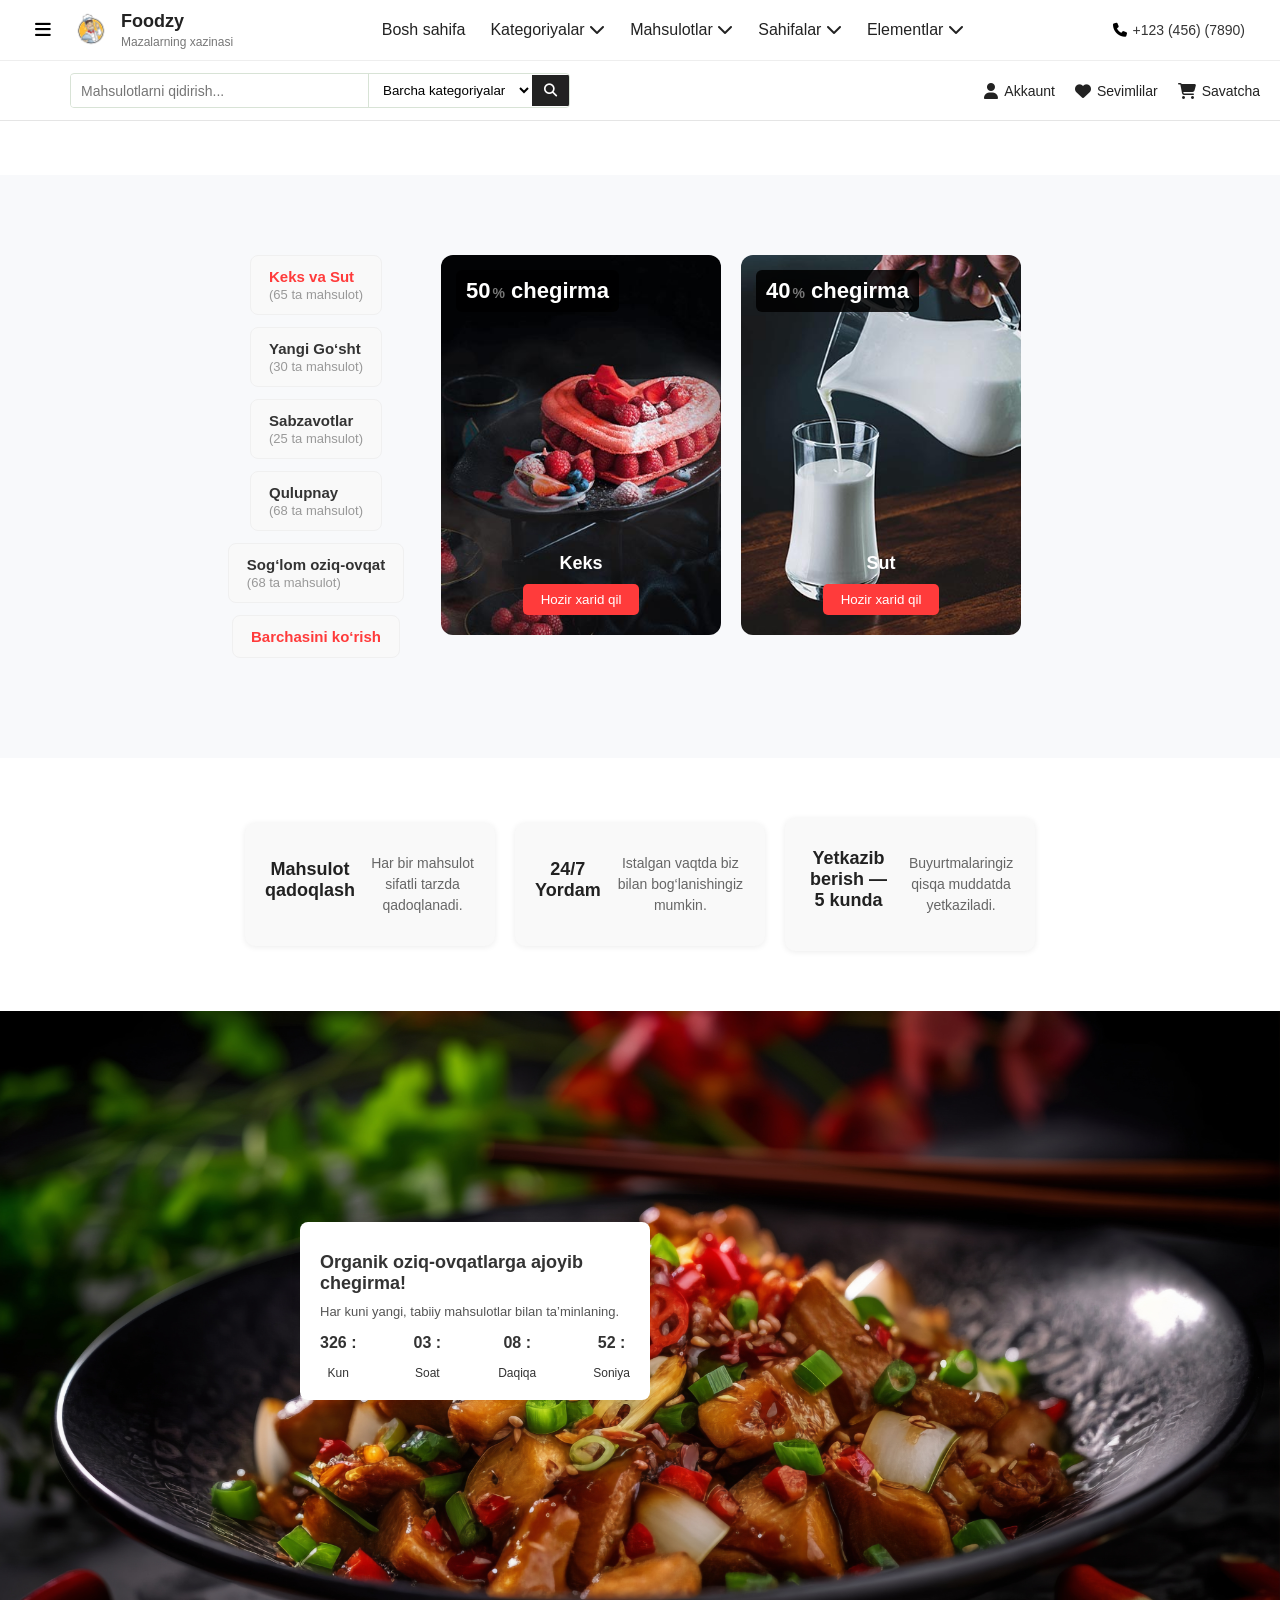
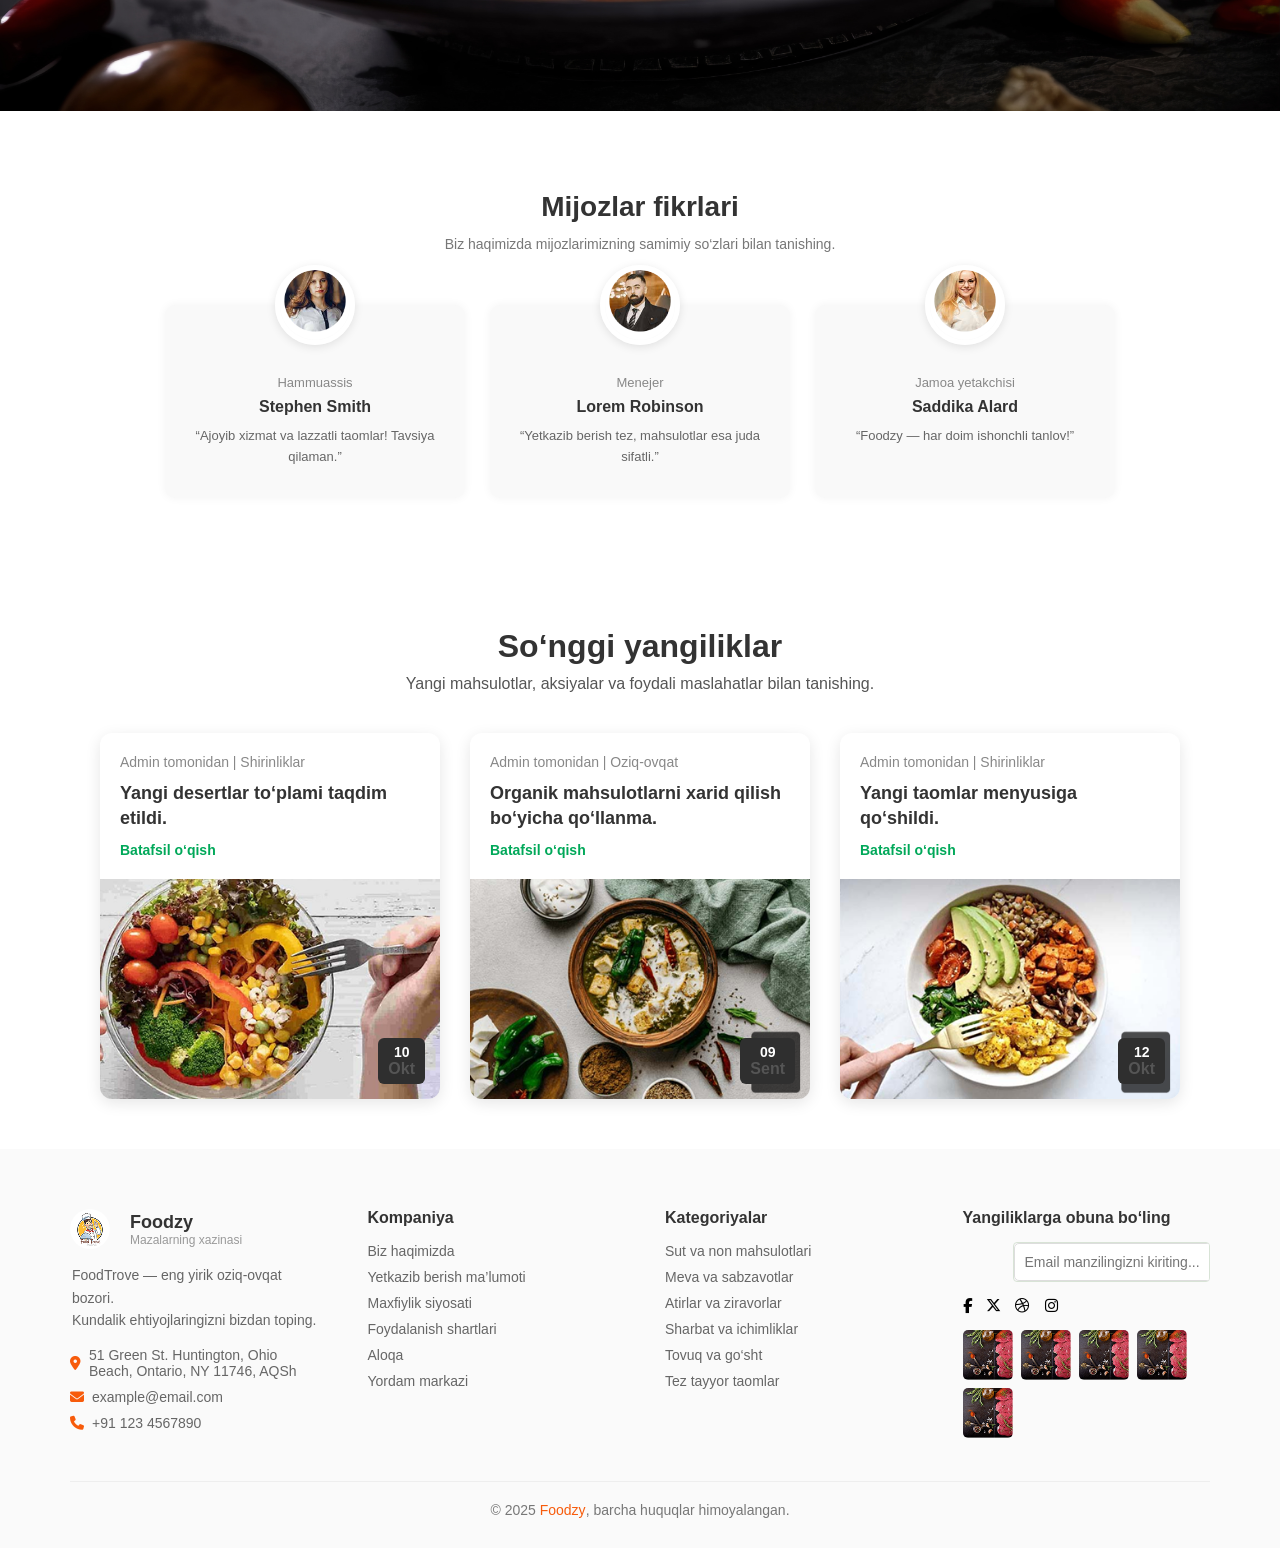
<file: index_2.html>
<!DOCTYPE html>
<html lang="uz">
<head>
    <meta charset="UTF-8">
    <meta name="viewport" content="width=device-width, initial-scale=1.0">
    <title>Foodzy — Mazalarning Xazinasi</title>
    <link rel="stylesheet" href="style.css">
    <link
      rel="stylesheet"
      href="https://cdnjs.cloudflare.com/ajax/libs/font-awesome/6.6.0/css/all.min.css"
    />
</head>
<body>

<header class="header">
  <!-- Yuqori navbar -->
  <div class="header-top">
    <div class="container_la top-container">
      <div class="logo">
        <button class="menu-btn"><i class="fa fa-bars"></i></button>
        <img src="img/lala.png" alt="Foodzy logotipi">
        <div class="logo-text">
          <h2>Foodzy</h2>
          <span>Mazalarning xazinasi</span>
        </div>
      </div>

      <nav class="nav-links">
        <ul>
          <li><a href="index.html">Bosh sahifa</a></li>
          <li><a href="index_2.html">Kategoriyalar <i class="fa fa-chevron-down"></i></a></li>
          <li><a href="index_3.html">Mahsulotlar <i class="fa fa-chevron-down"></i></a></li>
          <li><a href="index_4.html">Sahifalar <i class="fa fa-chevron-down"></i></a></li>
          <li><a href="#">Elementlar <i class="fa fa-chevron-down"></i></a></li>
        </ul>
      </nav>

      <div class="phone">
        <i class="fa fa-phone"></i>
        <span>+123 (456) (7890)</span>
      </div>
    </div>
  </div>

  <!-- Pastki header -->
  <div class="header-bottom">
    <div class="container bottom-container">
      <div class="search-box">
        <input type="text" placeholder="Mahsulotlarni qidirish...">
        <select>
          <option>Barcha kategoriyalar</option>
        </select>
        <button><i class="fa fa-search"></i></button>
      </div>

      <div class="icons">
        <a href="#"><i class="fa fa-user"></i> Akkaunt</a>
        <a href="#"><i class="fa fa-heart"></i> Sevimlilar</a>
        <a href="#"><i class="fa fa-shopping-cart"></i> Savatcha</a>
      </div>
    </div>
  </div>
</header>
<!-- Header tugadi -->

<br><br><br>

<!-- 2-bo‘lim: 2 ta rasm -->
<section class="product-section">
  <div class="container_2_alo">

    <div class="category-list">
      <div class="category active">
        <h4>Keks va Sut</h4>
        <p>(65 ta mahsulot)</p>
      </div>
      <div class="category">
        <h4>Yangi Go‘sht</h4>
        <p>(30 ta mahsulot)</p>
      </div>
      <div class="category">
        <h4>Sabzavotlar</h4>
        <p>(25 ta mahsulot)</p>
      </div>
      <div class="category">
        <h4>Qulupnay</h4>
        <p>(68 ta mahsulot)</p>
      </div>
      <div class="category">
        <h4>Sog‘lom oziq-ovqat</h4>
        <p>(68 ta mahsulot)</p>
      </div>
      <div class="category view-more">
        <h4>Barchasini ko‘rish</h4>
      </div>
    </div>

    <!-- Mahsulot kartalari -->
    <div class="product-cards">
      <div class="card">
        <img src="img/9b87d05a18ebb4acdac09e9e45b2dbfaf71cbbc6.jpg" alt="Keks" />
        <div class="discount">50<span>%</span> chegirma</div>
        <div class="card-content">
          <h3>Keks</h3>
          <button>Hozir xarid qil</button>
        </div>
      </div>

      <div class="card">
        <img src="img/lar1.jpg" alt="Sut" />
        <div class="discount">40<span>%</span> chegirma</div>
        <div class="card-content">
          <h3>Sut</h3>
          <button>Hozir xarid qil</button>
        </div>
      </div>
    </div>

  </div>
</section>

<!-- 3-bo‘lim -->
<section class="features">
  <div class="feature-box">
    <h3>Mahsulot qadoqlash</h3>
    <p>Har bir mahsulot sifatli tarzda qadoqlanadi.</p>
  </div>

  <div class="feature-box">
    <h3>24/7 Yordam</h3>
    <p>Istalgan vaqtda biz bilan bog‘lanishingiz mumkin.</p>
  </div>

  <div class="feature-box">
    <h3>Yetkazib berish — 5 kunda</h3>
    <p>Buyurtmalaringiz qisqa muddatda yetkaziladi.</p>
  </div>
</section>

<!-- Banner -->
<div class="banner">
  <div class="offer-box">
    <h2>Organik oziq-ovqatlarga ajoyib chegirma!</h2>
    <p class="text">Har kuni yangi, tabiiy mahsulotlar bilan ta’minlaning.</p>

    <div class="timer">
      <div><strong>326 :</strong><br><span>Kun</span></div>
      <div><strong>03 :</strong><br><span>Soat</span></div>
      <div><strong>08 :</strong><br><span>Daqiqa</span></div>
      <div><strong>52 :</strong><br><span>Soniya</span></div>
    </div>
  </div>
</div>

<!-- Fikr-mulohazalar -->
<section class="testimonials">
  <h2>Mijozlar fikrlari</h2>
  <p class="subtitle">
    Biz haqimizda mijozlarimizning samimiy so‘zlari bilan tanishing.
  </p>

  <div class="testimonials-container">
    <div class="testimonial-card">
      <div class="img-box">
        <img src="img/2.jpg.png" alt="Stephen Smith">
      </div>
      <p class="position">Hammuassis</p>
      <h3>Stephen Smith</h3>
      <p class="quote">“Ajoyib xizmat va lazzatli taomlar! Tavsiya qilaman.”</p>
    </div>

    <div class="testimonial-card">
      <div class="img-box">
        <img src="img/yeksa.png" alt="Lorem Robinson">
      </div>
      <p class="position">Menejer</p>
      <h3>Lorem Robinson</h3>
      <p class="quote">“Yetkazib berish tez, mahsulotlar esa juda sifatli.”</p>
    </div>

    <div class="testimonial-card">
      <div class="img-box">
        <img src="img/alila.png" alt="Saddika Alard">
      </div>
      <p class="position">Jamoa yetakchisi</p>
      <h3>Saddika Alard</h3>
      <p class="quote">“Foodzy — har doim ishonchli tanlov!”</p>
    </div>
  </div>
</section>

<!-- Yangiliklar -->
<section class="news-section">
  <h2>So‘nggi yangiliklar</h2>
  <p>Yangi mahsulotlar, aksiyalar va foydali maslahatlar bilan tanishing.</p>

  <div class="news-container">

    <div class="news-card">
      <div class="news-image">
        <img src="img/lakak.png" alt="Food 1">
        <div class="date-box">
          <span>10</span>
          <p>Okt</p>
        </div>
      </div>
      <div class="news-content">
        <small>Admin tomonidan | Shirinliklar</small>
        <h3>Yangi desertlar to‘plami taqdim etildi.</h3>
        <a href="#">Batafsil o‘qish</a>
      </div>
    </div>

    <div class="news-card">
      <div class="news-image">
        <img src="img/div.cr-blog-image.png" alt="Food 2">
        <div class="date-box">
          <span>09</span>
          <p>Sent</p>
        </div>
      </div>
      <div class="news-content">
        <small>Admin tomonidan | Oziq-ovqat</small>
        <h3>Organik mahsulotlarni xarid qilish bo‘yicha qo‘llanma.</h3>
        <a href="#">Batafsil o‘qish</a>
      </div>
    </div>

    <div class="news-card">
      <div class="news-image">
        <img src="img/klasj.png" alt="Food 3">
        <div class="date-box">
          <span>12</span>
          <p>Okt</p>
        </div>
      </div>
      <div class="news-content">
        <small>Admin tomonidan | Shirinliklar</small>
        <h3>Yangi taomlar menyusiga qo‘shildi.</h3>
        <a href="#">Batafsil o‘qish</a>
      </div>
    </div>

  </div>
</section>

<!-- Footer -->
<footer class="footer">
  <div class="footer-container">
    <div class="footer-col company-info">
      <div class="logo">
        <img src="img/Page 1 1.png" alt="logo">
        <div>
          <h3>Foodzy</h3>
          <p class="tagline">Mazalarning xazinasi</p>
        </div>
      </div>
      <p class="desc">
        FoodTrove — eng yirik oziq-ovqat bozori. <br>
        Kundalik ehtiyojlaringizni bizdan toping.
      </p>
      <ul class="contact">
        <li><i class="fas fa-map-marker-alt"></i> 51 Green St. Huntington, Ohio Beach, Ontario, NY 11746, AQSh</li>
        <li><i class="fas fa-envelope"></i> example@email.com</li>
        <li><i class="fas fa-phone"></i> +91 123 4567890</li>
      </ul>
    </div>

    <div class="footer-col">
      <h4>Kompaniya</h4>
      <ul>
        <li><a href="#">Biz haqimizda</a></li>
        <li><a href="#">Yetkazib berish ma’lumoti</a></li>
        <li><a href="#">Maxfiylik siyosati</a></li>
        <li><a href="#">Foydalanish shartlari</a></li>
        <li><a href="#">Aloqa</a></li>
        <li><a href="#">Yordam markazi</a></li>
      </ul>
    </div>

    <div class="footer-col">
      <h4>Kategoriyalar</h4>
      <ul>
        <li><a href="#">Sut va non mahsulotlari</a></li>
        <li><a href="#">Meva va sabzavotlar</a></li>
        <li><a href="#">Atirlar va ziravorlar</a></li>
        <li><a href="#">Sharbat va ichimliklar</a></li>
        <li><a href="#">Tovuq va go‘sht</a></li>
        <li><a href="#">Tez tayyor taomlar</a></li>
      </ul>
    </div>

    <div class="footer-col subscribe">
      <h4>Yangiliklarga obuna bo‘ling</h4>
      <div class="search-box">
        <input type="text" placeholder="Email manzilingizni kiriting...">
        <button><i class="fas fa-paper-plane"></i></button>
      </div>
      <div class="social-icons">
        <a href="#"><i class="fab fa-facebook-f"></i></a>
        <a href="#"><i class="fab fa-x-twitter"></i></a>
        <a href="#"><i class="fab fa-dribbble"></i></a>
        <a href="#"><i class="fab fa-instagram"></i></a>
      </div>
      <div class="images">
        <img src="img/18 →  → 2.jpg.png" alt="">
        <img src="img/18 →  → 2.jpg.png" alt="">
        <img src="img/18 →  → 2.jpg.png" alt="">
        <img src="img/18 →  → 2.jpg.png" alt="">
        <img src="img/18 →  → 2.jpg.png" alt="">
      </div>
    </div>
  </div>

  <div class="footer-bottom">
    <p>© 2025 <span>Foodzy</span>, barcha huquqlar himoyalangan.</p>
  </div>
</footer>

</body>
</html>
</file>
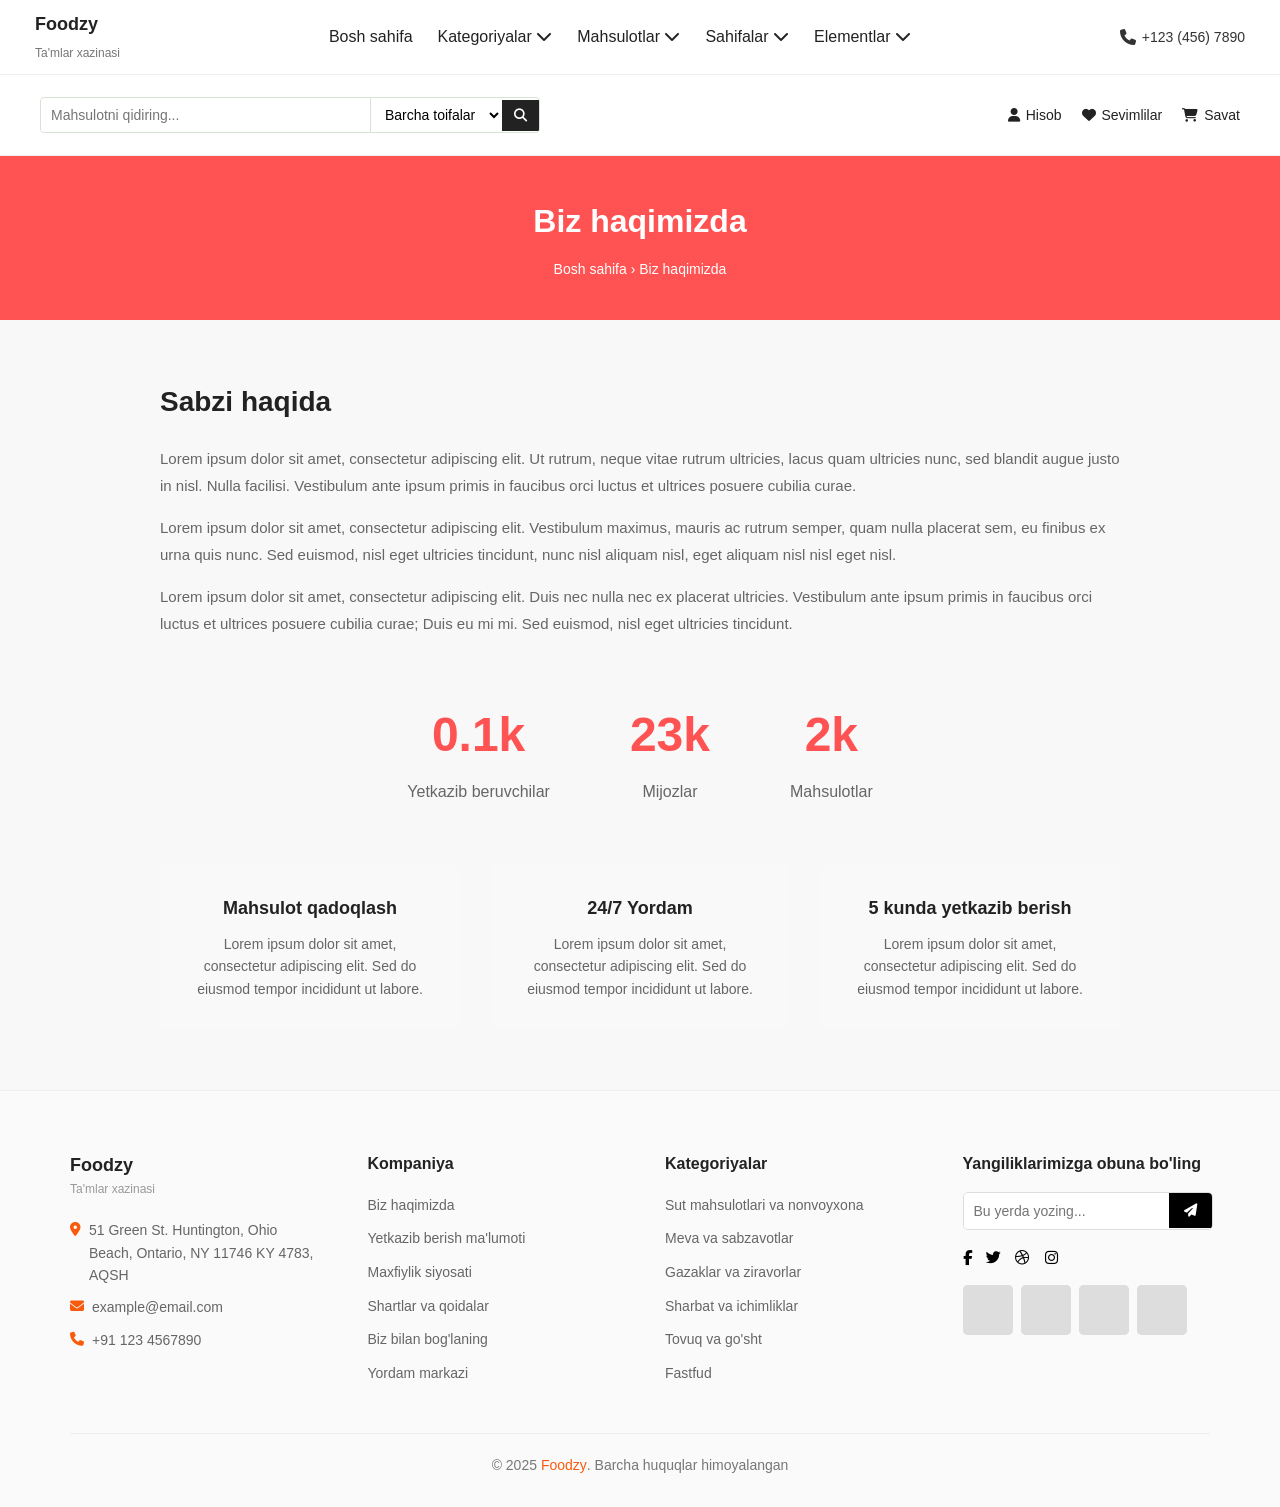
<file: index_4.html>
<!DOCTYPE html>
<html lang="uz">
<head>
  <meta charset="UTF-8" />
  <meta name="viewport" content="width=device-width, initial-scale=1.0" />
  <title>Foodzy - Biz haqimizda</title>
  <link rel="stylesheet" href="https://cdnjs.cloudflare.com/ajax/libs/font-awesome/6.6.0/css/all.min.css" />
  <style>
    /* === RESET === */
    * {
      margin: 0;
      padding: 0;
      box-sizing: border-box;
      font-family: "Poppins", Arial, sans-serif;
    }

    body {
      background: #f8f8f8;
      color: #333;
      line-height: 1.6;
    }

    /* === HEADER === */
    .header {
      width: 100%;
      background: #fff;
      border-bottom: 1px solid #eee;
    }

    .header-top {
      border-bottom: 1px solid #eee;
    }

    .container_la {
      max-width: 1250px;
      margin: 0 auto;
      display: flex;
      align-items: center;
      justify-content: space-between;
      padding: 10px 20px;
    }

    .logo {
      display: flex;
      align-items: center;
      gap: 10px;
    }

    .logo img {
      width: 40px;
      height: 40px;
      border-radius: 50%;
      background: #ff7d00;
    }

    .logo-text h2 {
      font-size: 18px;
      font-weight: 700;
      color: #222;
    }

    .logo-text span {
      font-size: 12px;
      color: #777;
    }

    .menu-btn {
      background: none;
      border: none;
      font-size: 18px;
      cursor: pointer;
      color: #222;
      display: none;
    }

    .nav-links ul {
      list-style: none;
      display: flex;
      align-items: center;
      gap: 25px;
    }

    .nav-links ul li a {
      text-decoration: none;
      color: #222;
      font-weight: 500;
      transition: 0.3s;
    }

    .nav-links ul li a:hover {
      color: #ff7d00;
    }

    .phone {
      display: flex;
      align-items: center;
      gap: 6px;
      font-size: 14px;
      color: #333;
      flex-shrink: 0;
    }

    .phone i {
      font-size: 16px;
    }

    .header-bottom {
      background: #fff;
      padding: 12px 20px;
    }

    .bottom-container {
      display: flex;
      align-items: center;
      justify-content: space-between;
      max-width: 1250px;
      margin: 0 auto;
      gap: 20px;
      flex-wrap: wrap;
    }

    .search-box {
      display: flex;
      align-items: center;
      border: 1px solid #d8e3d6;
      border-radius: 4px;
      overflow: hidden;
      flex: 1;
      max-width: 500px;
      min-width: 250px;
    }

    .search-box input {
      border: none;
      outline: none;
      padding: 8px 10px;
      flex: 1;
      font-size: 14px;
      min-width: 0;
    }

    .search-box select {
      border: none;
      outline: none;
      background: #fff;
      padding: 8px 10px;
      border-left: 1px solid #d8e3d6;
      cursor: pointer;
      font-size: 14px;
    }

    .search-box button {
      background: #222;
      border: none;
      color: #fff;
      padding: 8px 12px;
      cursor: pointer;
      transition: background 0.3s ease;
      flex-shrink: 0;
    }

    .search-box button:hover {
      background: #000;
    }

    .icons {
      display: flex;
      align-items: center;
      gap: 20px;
      flex-shrink: 0;
    }

    .icons a {
      text-decoration: none;
      color: #222;
      font-size: 14px;
      display: flex;
      align-items: center;
      gap: 6px;
      transition: color 0.3s ease;
      white-space: nowrap;
    }

    .icons a:hover {
      color: #ff7d00;
    }

    /* === BREADCRUMB === */
    .breadcrumb {
      background: #ff5252;
      padding: 40px 20px;
      text-align: center;
      color: #fff;
    }

    .breadcrumb h1 {
      font-size: 32px;
      font-weight: 700;
      margin-bottom: 10px;
    }

    .breadcrumb-links {
      font-size: 14px;
    }

    .breadcrumb-links a {
      color: #fff;
      text-decoration: none;
    }

    .breadcrumb-links a:hover {
      text-decoration: underline;
    }

    /* === ABOUT SECTION === */
    .about-section {
      max-width: 1000px;
      margin: 60px auto;
      padding: 0 20px;
    }

    .about-section h2 {
      font-size: 28px;
      font-weight: 700;
      color: #222;
      margin-bottom: 20px;
    }

    .about-section p {
      color: #666;
      font-size: 15px;
      line-height: 1.8;
      margin-bottom: 15px;
    }

    /* === STATS === */
    .stats {
      display: flex;
      justify-content: center;
      gap: 80px;
      margin: 60px 0;
      flex-wrap: wrap;
    }

    .stat {
      text-align: center;
    }

    .stat .number {
      font-size: 48px;
      font-weight: 700;
      color: #ff5252;
      display: block;
      margin-bottom: 5px;
    }

    .stat .stat-label {
      font-size: 16px;
      color: #666;
      font-weight: 500;
    }

    /* === FEATURES === */
    .features {
      display: grid;
      grid-template-columns: repeat(auto-fit, minmax(250px, 1fr));
      gap: 30px;
      max-width: 1000px;
      margin: 60px auto;
      padding: 0 20px;
    }

    .feature {
      background: #f9f9f9;
      padding: 30px;
      border-radius: 10px;
      text-align: center;
      transition: transform 0.3s ease, box-shadow 0.3s ease;
    }

    .feature:hover {
      transform: translateY(-5px);
      box-shadow: 0 5px 15px rgba(0,0,0,0.1);
    }

    .feature h3 {
      font-size: 18px;
      font-weight: 600;
      color: #222;
      margin-bottom: 10px;
    }

    .feature p {
      color: #666;
      font-size: 14px;
      line-height: 1.6;
    }

    /* === FOOTER === */
    .footer {
      background: #fafafa;
      padding: 60px 70px 30px;
      color: #333;
      border-top: 1px solid #eee;
    }

    .footer-container {
      display: flex;
      flex-wrap: wrap;
      justify-content: space-between;
      gap: 50px;
      max-width: 1250px;
      margin: 0 auto;
    }

    .footer-col {
      flex: 1;
      min-width: 220px;
    }

    .company-info .logo {
      display: flex;
      align-items: center;
      margin-bottom: 15px;
    }

    .company-info .logo img {
      width: 40px;
      height: 40px;
      border-radius: 50%;
      margin-right: 10px;
      background: #ff7d00;
    }

    .company-info h3 {
      font-size: 18px;
      font-weight: 600;
      color: #222;
    }

    .company-info .tagline {
      font-size: 12px;
      color: #999;
    }

    .company-info .contact {
      list-style: none;
      padding: 0;
      margin-top: 20px;
    }

    .company-info .contact li {
      color: #666;
      font-size: 14px;
      margin-bottom: 10px;
      display: flex;
      align-items: flex-start;
      gap: 8px;
    }

    .company-info .contact i {
      color: #f75b0b;
      font-size: 14px;
      margin-top: 3px;
    }

    .footer-col h4 {
      font-size: 16px;
      font-weight: 600;
      margin-bottom: 15px;
      color: #222;
    }

    .footer-col ul {
      list-style: none;
      padding: 0;
    }

    .footer-col ul li {
      margin-bottom: 8px;
    }

    .footer-col ul li a {
      text-decoration: none;
      color: #666;
      font-size: 14px;
      transition: color 0.3s ease;
    }

    .footer-col ul li a:hover {
      color: #f75b0b;
    }

    .subscribe .search-box {
      display: flex;
      margin-bottom: 15px;
      border: 1px solid #ddd;
      border-radius: 5px;
      overflow: hidden;
      max-width: 100%;
    }

    .subscribe .search-box input {
      flex: 1;
      padding: 10px;
      border: none;
      font-size: 14px;
      outline: none;
    }

    .subscribe .search-box button {
      background: #000;
      color: #fff;
      border: none;
      padding: 10px 15px;
      cursor: pointer;
      transition: background 0.3s ease;
    }

    .subscribe .search-box button:hover {
      background: #333;
    }

    .subscribe .social-icons {
      margin: 15px 0;
    }

    .subscribe .social-icons a {
      color: #000;
      font-size: 15px;
      margin-right: 10px;
      transition: color 0.3s ease;
    }

    .subscribe .social-icons a:hover {
      color: #f75b0b;
    }

    .subscribe .images {
      display: flex;
      gap: 8px;
      flex-wrap: wrap;
    }

    .subscribe .images img {
      width: 50px;
      height: 50px;
      border-radius: 5px;
      background: #ddd;
    }

    .footer-bottom {
      border-top: 1px solid #eee;
      margin-top: 40px;
      text-align: center;
      padding-top: 20px;
    }

    .footer-bottom p {
      font-size: 14px;
      color: #777;
    }

    .footer-bottom span {
      color: #f75b0b;
      font-weight: 500;
    }

    /* === RESPONSIVE === */
    @media (max-width: 992px) {
      .menu-btn {
        display: block;
      }

      .nav-links {
        display: none;
      }

      .stats {
        gap: 40px;
      }

      .features {
        grid-template-columns: 1fr;
      }
    }

    @media (max-width: 768px) {
      .breadcrumb h1 {
        font-size: 24px;
      }

      .about-section h2 {
        font-size: 22px;
      }

      .stat .number {
        font-size: 36px;
      }

      .footer {
        padding: 40px 20px 20px;
      }
    }
  </style>
</head>

<body>
  <!-- Header -->
  <header class="header">
    <div class="header-top">
      <div class="container_la top-container">
        <div class="logo">
          <button class="menu-btn"><i class="fa fa-bars"></i></button>
        <!-- <img src="img/Group 475.png" alt="Foodzy Logosi" /> -->
          <div class="logo-text">
            <h2>Foodzy</h2>
            <span>Ta'mlar xazinasi</span>
          </div>
        </div>

        <nav class="nav-links">
          <ul>
            <li><a href="index.html">Bosh sahifa</a></li>
            <li><a href="index_2.html">Kategoriyalar <i class="fa fa-chevron-down"></i></a></li>
            <li><a href="index_3.html">Mahsulotlar <i class="fa fa-chevron-down"></i></a></li>
            <li><a href="index_4.html">Sahifalar <i class="fa fa-chevron-down"></i></a></li>
            <li><a href="#">Elementlar <i class="fa fa-chevron-down"></i></a></li>
          </ul>
        </nav>

        <div class="phone">
          <i class="fa fa-phone"></i>
          <span>+123 (456) 7890</span>
        </div>
      </div>
    </div>

    <div class="header-bottom">
      <div class="container_la bottom-container">
        <div class="search-box">
          <input type="text" placeholder="Mahsulotni qidiring..." />
          <select>
            <option>Barcha toifalar</option>
          </select>
          <button><i class="fa fa-search"></i></button>
        </div>

        <div class="icons">
          <a href="#"><i class="fa fa-user"></i> Hisob</a>
          <a href="#"><i class="fa fa-heart"></i> Sevimlilar</a>
          <a href="#"><i class="fa fa-shopping-cart"></i> Savat</a>
        </div>
      </div>
    </div>
  </header>

  <!-- Breadcrumb -->
  <section class="breadcrumb">
    <h1>Biz haqimizda</h1>
    <div class="breadcrumb-links">
      <a href="index.html">Bosh sahifa</a> › Biz haqimizda
    </div>
  </section>

  <!-- About Section -->
  <section class="about-section">
    <h2>Sabzi haqida</h2>
    <p>Lorem ipsum dolor sit amet, consectetur adipiscing elit. Ut rutrum, neque vitae rutrum ultricies, lacus quam ultricies nunc, sed blandit augue justo in nisl. Nulla facilisi. Vestibulum ante ipsum primis in faucibus orci luctus et ultrices posuere cubilia curae.</p>
    
    <p>Lorem ipsum dolor sit amet, consectetur adipiscing elit. Vestibulum maximus, mauris ac rutrum semper, quam nulla placerat sem, eu finibus ex urna quis nunc. Sed euismod, nisl eget ultricies tincidunt, nunc nisl aliquam nisl, eget aliquam nisl nisl eget nisl.</p>
    
    <p>Lorem ipsum dolor sit amet, consectetur adipiscing elit. Duis nec nulla nec ex placerat ultricies. Vestibulum ante ipsum primis in faucibus orci luctus et ultrices posuere cubilia curae; Duis eu mi mi. Sed euismod, nisl eget ultricies tincidunt.</p>
  </section>

  <!-- Stats -->
  <div class="stats">
    <div class="stat">
      <span class="number">0.1k</span>
      <span class="stat-label">Yetkazib beruvchilar</span>
    </div>
    <div class="stat">
      <span class="number">23k</span>
      <span class="stat-label">Mijozlar</span>
    </div>
    <div class="stat">
      <span class="number">2k</span>
      <span class="stat-label">Mahsulotlar</span>
    </div>
  </div>

  <!-- Features -->
  <div class="features">
    <div class="feature">
      <h3>Mahsulot qadoqlash</h3>
      <p>Lorem ipsum dolor sit amet, consectetur adipiscing elit. Sed do eiusmod tempor incididunt ut labore.</p>
    </div>
    <div class="feature">
      <h3>24/7 Yordam</h3>
      <p>Lorem ipsum dolor sit amet, consectetur adipiscing elit. Sed do eiusmod tempor incididunt ut labore.</p>
    </div>
    <div class="feature">
      <h3>5 kunda yetkazib berish</h3>
      <p>Lorem ipsum dolor sit amet, consectetur adipiscing elit. Sed do eiusmod tempor incididunt ut labore.</p>
    </div>
 
    
  </div>

  
  <!-- Footer -->
  <footer class="footer">
    <div class="footer-container">
      <div class="footer-col company-info">
        <div class="logo">
          <!-- <img src="data:image/svg+xml,%3Csvg xmlns='http://www.w3.org/2000/svg' width='40' height='40'%3E%3Ccircle cx='20' cy='20' r='20' fill='%23ff7d00'/%3E%3C/svg%3E" alt="logo"> -->
          <div>
            <h3>Foodzy</h3>
            <p class="tagline">Ta'mlar xazinasi</p>
          </div>
        </div>
        
        <ul class="contact">
          <li><i class="fas fa-map-marker-alt"></i> 51 Green St. Huntington, Ohio Beach, Ontario, NY 11746 KY 4783, AQSH</li>
          <li><i class="fas fa-envelope"></i> example@email.com</li>
          <li><i class="fas fa-phone"></i> +91 123 4567890</li>
        </ul>
      </div>

      <div class="footer-col">
        <h4>Kompaniya</h4>
        <ul>
          <li><a href="#">Biz haqimizda</a></li>
          <li><a href="#">Yetkazib berish ma'lumoti</a></li>
          <li><a href="#">Maxfiylik siyosati</a></li>
          <li><a href="#">Shartlar va qoidalar</a></li>
          <li><a href="#">Biz bilan bog'laning</a></li>
          <li><a href="#">Yordam markazi</a></li>
        </ul>
      </div>

      <div class="footer-col">
        <h4>Kategoriyalar</h4>
        <ul>
          <li><a href="#">Sut mahsulotlari va nonvoyxona</a></li>
          <li><a href="#">Meva va sabzavotlar</a></li>
          <li><a href="#">Gazaklar va ziravorlar</a></li>
          <li><a href="#">Sharbat va ichimliklar</a></li>
          <li><a href="#">Tovuq va go'sht</a></li>
          <li><a href="#">Fastfud</a></li>
        </ul>
      </div>

      <div class="footer-col subscribe">
        <h4>Yangiliklarimizga obuna bo'ling</h4>
        <div class="search-box">
          <input type="text" placeholder="Bu yerda yozing...">
          <button><i class="fas fa-paper-plane"></i></button>
        </div>
        <div class="social-icons">
          <a href="#"><i class="fab fa-facebook-f"></i></a>
          <a href="#"><i class="fab fa-twitter"></i></a>
          <a href="#"><i class="fab fa-dribbble"></i></a>
          <a href="#"><i class="fab fa-instagram"></i></a>
        </div>
        <div class="images">
          <img src="data:image/svg+xml,%3Csvg xmlns='http://www.w3.org/2000/svg' width='50' height='50'%3E%3Crect width='50' height='50' fill='%23ddd'/%3E%3C/svg%3E" alt="">
          <img src="data:image/svg+xml,%3Csvg xmlns='http://www.w3.org/2000/svg' width='50' height='50'%3E%3Crect width='50' height='50' fill='%23ddd'/%3E%3C/svg%3E" alt="">
          <img src="data:image/svg+xml,%3Csvg xmlns='http://www.w3.org/2000/svg' width='50' height='50'%3E%3Crect width='50' height='50' fill='%23ddd'/%3E%3C/svg%3E" alt="">
          <img src="data:image/svg+xml,%3Csvg xmlns='http://www.w3.org/2000/svg' width='50' height='50'%3E%3Crect width='50' height='50' fill='%23ddd'/%3E%3C/svg%3E" alt="">
        </div>
      </div>
    </div>

    <div class="footer-bottom">
      <p>© 2025 <span>Foodzy</span>. Barcha huquqlar himoyalangan</p>
    </div>
  </footer>
</body>
</html>
</file>
<file: style.css>
/* Reset */
* {
  margin: 0;
  padding: 0;
  box-sizing: border-box;
  font-family: "Poppins", sans-serif;
}

body {
  background: #f8f8f8;
}


/* Header */
.header {
  width: 100%;
  background: #fff;
  border-bottom: 1px solid #e5e5e5;
}

/* --- TOP HEADER --- */
.header-top {
  border-bottom: 1px solid #eee;
}

.container_la {
  max-width: 1250px;
  margin: 0 auto;
  display: flex;
  align-items: center;
  justify-content: space-between;
  padding: 10px 20px;
}

.logo {
  display: flex;
  align-items: center;
  gap: 10px;
}

.logo img {
  width: 40px;
  height: 40px;
  border-radius: 50%;
}

.logo-text h2 {
  font-size: 18px;
  font-weight: 700;
  color: #222;
}

.logo-text span {
  font-size: 12px;
  color: #777;
}

.menu-btn {
  background: none;
  border: none;
  font-size: 18px;
  margin-right: 10px;
  cursor: pointer;
}

/* Nav Links */
.nav-links ul {
  list-style: none;
  display: flex;
  align-items: center;
  gap: 25px;
}

.nav-links ul li a {
  text-decoration: none;
  color: #222;
  font-weight: 500;
  transition: 0.3s;
}

.nav-links ul li a:hover {
  color: #ff7d00;
}

/* Phone */
.phone {
  display: flex;
  align-items: center;
  gap: 6px;
  font-size: 14px;
  color: #333;
}

.phone i {
  color: #000;
}

/* --- BOTTOM HEADER --- */
.header-bottom {
  background: #fff;
  padding: 12px 20px;
}

.bottom-container {
  display: flex;
  align-items: center;
  justify-content: space-between;
  max-width: 1250px;
  margin: 0 auto;
}

/* Search Box */
.search-box {
  display: flex;
  align-items: center;
  border: 1px solid #d8e3d6;
  border-radius: 4px;
  overflow: hidden;
  flex: 1;
  max-width: 500px;
  margin-left: 50px;
}

.search-box input {
  border: none;
  outline: none;
  padding: 8px 10px;
  flex: 1;
  font-size: 14px;
}

.search-box select {
  border: none;
  outline: none;
  background: #fff;
  padding: 8px 10px;
  border-left: 1px solid #d8e3d6;
}

.search-box button {
  background: #222;
  border: none;
  color: #fff;
  padding: 8px 12px;
  cursor: pointer;
}

.search-box button:hover {
  background: #000;
}

/* Icons */
.icons {
  display: flex;
  align-items: center;
  gap: 20px;
}

.icons a {
  text-decoration: none;
  color: #222;
  font-size: 14px;
  display: flex;
  align-items: center;
  gap: 6px;
}

.icons a i {
  font-size: 16px;
}

.icons a:hover {
  color: #ff7d00;
}

/* Responsive */
@media (max-width: 992px) {
  .nav-links ul {
    display: none;
  }

  .bottom-container {
    flex-direction: column;
    gap: 10px;
  }

  .search-box {
    width: 100%;
  }
}


  /* 2-section */

  .header-section_2 {
    text-align: center;
    margin-bottom: 30px;
  }

  .categories {
    display: flex;
    justify-content: center;
    flex-wrap: wrap;
    gap: 20px;
    /* margin-left: 100px; */
  }

  .category-card {
    background: #fff;
    border-radius: 16px;
    padding: 30px 20px;
    box-shadow: 0 4px 12px rgba(0, 0, 0, 0.1);
    width: 220px;
    text-align: center;
    transition: transform 0.3s ease, box-shadow 0.3s ease;
  }

  .category-card:hover {
    transform: translateY(-5px);
    box-shadow: 0 8px 20px rgba(0, 0, 0, 0.15);
  }

  .category-icon {
    width: 80px;
    height: 80px;
    object-fit: contain;
    border-radius: 50%;
    background-color: #f5f5dc;
    padding: 10px;
    margin-bottom: 15px;
  }

  .category-title {
    font-size: 18px;
    font-weight: 600;
    color: #333;
    margin-bottom: 4px;
  }

  .category-subtitle {
    font-size: 14px;
    color: #777;
  }

  .favorites-label_center {
    color: red;
    font-weight: bold;
  }




  /* 3-section */

  



/* 3-section */

* {
  margin: 0;
  padding: 0;
  box-sizing: border-box;
  font-family: "Poppins", sans-serif;
}

body {
  background: #fff;
  color: #333;
}

.best-sells {
  padding: 40px 60px;
}

.best-sells h2 {
  font-size: 24px;
  margin-bottom: 25px;
}

.sells-container {
  display: flex;
  gap: 20px;
  align-items: flex-start;
}

/* LEFT BANNER */
.left-banner {
  position: relative;
  flex: 1;
  border-radius: 10px;
  overflow: hidden;
}

.left-banner img {
  width: 100%;
  height: 100%;
  object-fit: cover;
  border-radius: 10px;
}

.banner-text {
  position: absolute;
  top: 30px;
  left: 30px;
  color: #fff;
}

.banner-text h3 {
  font-size: 26px;
  font-weight: 600;
  margin-bottom: 20px;
  line-height: 1.3;
}

.banner-text button {
  background: #f44336;
  color: #fff;
  border: none;
  padding: 10px 20px;
  border-radius: 6px;
  cursor: pointer;
  font-size: 14px;
}

.banner-text button:hover {
  background: #d32f2f;
}

/* PRODUCT CARDS */
.products {
  flex: 3;
  display: flex;
  gap: 20px;
  justify-content: space-between;
}

.product-card {
  background: #fff;
  border: 1px solid #eee;
  border-radius: 10px;
  text-align: center;
  padding: 15px;
  position: relative;
  flex: 1;
  transition: all 0.3s ease;
}

.product-card:hover {
  box-shadow: 0 4px 15px rgba(0,0,0,0.1);
  transform: translateY(-3px);
}

.badge {
  position: absolute;
  top: 15px;
  left: 15px;
  color: #fff;
  font-size: 12px;
  padding: 4px 8px;
  border-radius: 4px;
}

.badge.green { background: #4caf50; }
.badge.blue { background: #03a9f4; }
.badge.orange { background: #ff9800; }
.badge.pink { background: #e91e63; }

.product-card img {
  width: 100px;
  height: 120px;
  object-fit: contain;
  margin: 20px auto;
  display: block;
}

.product-card h4 {
  font-size: 14px;
  margin-bottom: 6px;
  color: #333;
}

.product-card .brand {
  color: #888;
  font-size: 12px;
  margin-bottom: 10px;
}

.price {
  margin: 8px 0;
}

.price .new {
  color: #4caf50;
  font-weight: 600;
  margin-right: 6px;
}

.price .old {
  text-decoration: line-through;
  color: #999;
  font-size: 13px;
}

.sold {
  font-size: 12px;
  color: #555;
  margin-bottom: 15px;
}

.product-card button {
  background: #ff4b2b;
  color: #fff;
  border: none;
  padding: 10px 20px;
  border-radius: 6px;
  cursor: pointer;
  transition: 0.3s;
}

.product-card button:hover {
  background: #e53935;
}






/* 4-section */


.container_2 {
    max-width: 1300px;
    margin: 0 auto;
    padding: 60px 20px;
  }

  .special-lab {
    color: #ff0000;
    font-size: 18px;
    font-weight: bold;
  }

  .main-title {
    font-size: 42px;
    font-weight: 700;
    color: #333;
    margin: 15px 0 40px;

    line-height: 1.3;
  }

  .cards-container {
    display: flex;
    justify-content: space-between;
    gap: 20px;
    flex-wrap: wrap;
  }

  .dish-card {
    background: #fff;
    border-radius: 16px;
    padding: 20px;
    box-shadow: 0 4px 12px rgba(0, 0, 0, 0.1);
    width: 300px;
  }

  .image-wrapper {
    position: relative;
    margin-bottom: 20px;
  }

  .dish-image {
    width: 100%;
    height: 280px;
    object-fit: cover;
    border-radius: 12px;
  }

  .dish-title {
    font-size: 22px;
    font-weight: bold;
    color: #333;
    margin-bottom: 8px;
  }

  .dish-description {
    font-size: 15px;
    color: #777;
    line-height: 1.4;
  }



  /* 5-section */
.chick-section {
  display: flex;
  justify-content: center;
  padding: 40px;
}

.chick-body {
  display: flex; /* 🟢 Qo‘shildi */
  align-items: center;
  justify-content: space-between;
  gap: 60px;
  flex-wrap: wrap;
  max-width: 1100px;
}

.chick-image img {
  width: 420px;
  height: auto;
  border-radius: 20px;
  object-fit: cover;
  box-shadow: 0 4px 12px rgba(0,0,0,0.1);
}

.chick-content {
  flex: 1;
  min-width: 300px;
}

.chick-content h2 {
  font-size: 2rem;
  font-weight: 700;
  margin-bottom: 25px;
  color: #222;
}

.chick-card {
  display: flex;
  align-items: flex-start;
  background: #fff;
  padding: 20px 25px;
  border-radius: 15px;
  box-shadow: 0 4px 12px rgba(0,0,0,0.05);
  margin-bottom: 15px;
  transition: transform 0.3s ease, box-shadow 0.3s ease;
}

.chick-card:hover {
  transform: translateY(-5px);
  box-shadow: 0 6px 18px rgba(0,0,0,0.08);
}

.chick-icon {
  width: 50px;
  height: 50px;
  border-radius: 50%;
  background: #fff7e6;
  display: flex;
  align-items: center;
  justify-content: center;
  margin-right: 20px;
}

.chick-icon img {
  width: 28px;
  height: 28px;
}

.chick-text h3 {
  font-size: 1.2rem;
  font-weight: 600;
  margin-bottom: 5px;
}

.chick-text p {
  font-size: 0.95rem;
  color: #555;
  line-height: 1.5;
}





/* 6-section */


 .features {
    display: flex;
    justify-content: center;
    align-items: center;
    gap: 20px;
    padding: 40px 0;
    flex-wrap: wrap;
  }

  .feature-box {
    display: flex;
    align-items: center;
    gap: 15px;
    background-color: #f8fafc;
    padding: 20px 30px;
    border-radius: 10px;
    width: 250px;
    box-shadow: 0 1px 3px rgba(0, 0, 0, 0.05);
    transition: all 0.3s;
  }

  .icon_img {
    width: 35px;
    height: 35px;
  }

  .text_h4 {
    font-size: 16px;
    font-weight: 600;
    margin: 0;
    color: #1f2937;
  }

  .text_p {
    font-size: 13px;
    color: #9ca3af;
    margin: 4px 0 0;
  }

  .big_img {
    margin-left: 80px;
   
      /* align-items: center; */
  }






  /* footer */
/* === Footer Styling === */
.footer {
  background: #fafafa;
  padding: 60px 70px 30px;
  font-family: "Poppins", sans-serif;
  color: #333;
}

.footer-container {
  display: flex;
  flex-wrap: wrap;
  justify-content: space-between;
  gap: 50px;
}

.footer-col {
  flex: 1;
  min-width: 220px;
}

.company-info .logo {
  display: flex;
  align-items: center;
  margin-bottom: 15px;
}

.company-info .logo img {
  width: 40px;
  height: 40px;
  border-radius: 50%;
  margin-right: 10px;
}

.company-info h3 {
  font-size: 18px;
  font-weight: 600;
}

.company-info .tagline {
  font-size: 12px;
  color: #999;
}

.company-info .desc {
  font-size: 14px;
  color: #666;
  line-height: 1.6;
  margin-bottom: 15px;
  margin-left: 2px;
}

.company-info .contact li {
  color: #666;
  font-size: 14px;
  margin-bottom: 10px;
  display: flex;
  align-items: center;
  gap: 8px;
}

.company-info .contact i {
  color: #f75b0b;
  font-size: 14px;
}

/* Column Titles */
.footer-col h4 {
  font-size: 16px;
  font-weight: 600;
  margin-bottom: 15px;
}

/* Column Links */
.footer-col ul {
  list-style: none;
  padding: 0;
}

.footer-col ul li {
  margin-bottom: 8px;
}

.footer-col ul li a {
  text-decoration: none;
  color: #666;
  font-size: 14px;
  transition: 0.3s;
}

.footer-col ul li a:hover {
  color: #f75b0b;
}

/* Newsletter */
.subscribe .search-box {
  display: flex;
  margin-bottom: 15px;
}

.subscribe .search-box input {
  flex: 1;
  padding: 10px;
  border: 1px solid #ddd;
  border-radius: 5px 0 0 5px;
  font-size: 14px;
}

.subscribe .search-box button {
  background: #000;
  color: #fff;
  border: none;
  padding: 10px 15px;
  border-radius: 0 5px 5px 0;
  cursor: pointer;
}

.subscribe .social-icons {
  margin: 15px 0;
}

.subscribe .social-icons a {
  color: #000;
  font-size: 15px;
  margin-right: 10px;
  transition: 0.3s;
}

.subscribe .social-icons a:hover {
  color: #f75b0b;
}

/* Footer images */
.subscribe .images {
  display: flex;
  gap: 8px;
  flex-wrap: wrap;
}

.subscribe .images img {
  width: 50px;
  height: 50px;
  border-radius: 5px;
  object-fit: cover;
}

/* Bottom line */
.footer-bottom {
  border-top: 1px solid #eee;
  margin-top: 40px;
  text-align: center;
  padding-top: 20px;
}

.footer-bottom p {
  font-size: 14px;
  color: #777;
}

.footer-bottom span {
  color: #f75b0b;
  font-weight: 500;
}























/* 2-page code */


/* 2 ta rasm */

     .product-section {
      display: flex;
      justify-content: center;
      align-items: center;
      background: #f8f9fb;
      font-family: 'Poppins', sans-serif;
      padding: 40px 80px;
    }

    .container_2_alo {
      display: flex;
      align-items: flex-start;
      gap: 10px;
      width: 1100px;
       width: 100%;
       margin: 0 auto;
      padding: 40px 20px;
      margin-left: 1px;
      

    }
    .category-list {
       width: 230px;
      display: flex;
      flex-direction: column;
      gap: 12px;
      justify-content: center;
      align-items: center;
    }

    .category {
      background: #f9f9f9;
      padding: 12px 18px;
      border-radius: 8px;
      border: 1px solid #f0f0f0;
      transition: 0.3s;
  
    }

    .category h4 {
      font-size: 15px;
      margin: 0;
      color: #333;
    }

    .category p {
      margin: 2px 0 0 0;
      font-size: 13px;
      color: #999;
    }

    .category.active h4,
    .category.view-more h4 {
      color: #ff3b3b;
    }

    .category.view-more h4 {
      text-align: center;
    }

    .category:hover {
      transform: translateY(-2px);
      box-shadow: 0 3px 8px rgba(0, 0, 0, 0.05);
    }

    .product-cards {
      display: flex;
      gap: 20px;
    }

    .card {
      position: relative;
      width: 280px;
      height: 380px;
      border-radius: 12px;
      overflow: hidden;
    }

    .card img {
      width: 100%;
      height: 100%;
      object-fit: cover;
      transition: transform 0.3s ease;
    }

    .card:hover img {
      transform: scale(1.03);
    }

    .discount {
      position: absolute;
      top: 15px;
      left: 15px;
      background: rgba(0, 0, 0, 0.85);
      color: #fff;
      font-size: 22px;
      font-weight: 600;
      padding: 8px 10px;
      border-radius: 6px;
    }

    .discount span {
      font-size: 14px;
      margin-left: 2px;
    }

    .card-content {
      position: absolute;
      bottom: 20px;
      left: 0;
      right: 0;
      text-align: center;
      color: #fff;
    }

    .card-content h3 {
      font-size: 18px;
      margin-bottom: 10px;
    }

    .card-content button {
      background-color: #ff3b3b;
      border: none;
      color: #fff; 
       padding: 8px 18px;
      border-radius: 5px;
      font-weight: 500;
      cursor: pointer;
    }

    .card-content button:hover {
      background-color: #e22d2d;
    } 




    body {
  font-family: "Poppins", sans-serif;
  margin: 0;
  padding: 0;
  color: #333;
  background: #fff;
}

/* TITLE */
.popular-products {
  text-align: center;
  padding-top: 40px;
}
.popular-products h2 {
  font-size: 24px;
  font-weight: 700;
  margin-bottom: 10px;
}
.popular-products p {
  color: #777;
  font-size: 14px;
  width: 60%;
  margin: 0 auto 40px auto;
}

/* MAIN WRAPPER */
.products-wrapper {
  display: flex;
  justify-content: center;
  gap: 25px;
  padding: 0 80px;
}

/* SIDEBAR */
.sidebar {
  width: 230px;
}
.category-list {
  list-style: none;
  padding: 0;
  margin: 0 0 20px 0;
  margin-left: 100px;
}
.category-list li {
  border: 1px solid #eee;
  padding: 12px 15px;
  margin-bottom: 8px;
  text-align: left;
  cursor: pointer;
  font-weight: 500;
  color: #333;
  border-radius: 5px;
}
.category-list li.active {
  background: #ff4646;
  color: #fff;
}

.promo-banner {
  position: relative;
  border-radius: 10px;
  overflow: hidden;
}
.promo-banner img {
  width: 100%;
  height: 340px;
  object-fit: cover;
}
.banner-content {
  position: absolute;
  top: 25%;
  left: 20px;
  color: #fff;
}
.banner-content h3 {
  font-size: 20px;
  line-height: 1.2;
}
.banner-content span {
  font-size: 26px;
  font-weight: 700;
}
.banner-content p {
  font-size: 14px;
}
.banner-content button {
  background: #ff4646;
  color: #fff;
  border: none;
  padding: 8px 15px;
  border-radius: 4px;
  margin-top: 10px;
  cursor: pointer;
}

/* PRODUCT LIST */
.product-list {
  width: 860px;
  display: flex;
  flex-wrap: wrap;
  justify-content: space-between;
}
.product-card {
  width: 260px;
  border: 1px solid #eee;
  border-radius: 8px;
  padding: 15px;
  text-align: center;
  margin-bottom: 25px;
  background: #fff;
}
.product-card img {
  width: 100%;
  height: 180px;
  object-fit: cover;
  border-radius: 5px;
}
.product-card h4 {
  font-size: 14px;
  margin: 10px 0;
  font-weight: 500;
}
.product-card .category {
  font-size: 13px;
  color: #888;
}



.features {
  display: flex;
  justify-content: center;
  align-items: center;
  /* gap: 40px; */
  flex-wrap: wrap;
  padding: 60px 20px;
}

.feature-box {
  background-color: #f9f9f9;
  width: 250px;
  text-align: center;
  padding: 30px 20px;
  border-radius: 10px;
  box-shadow: 0 1px 6px rgba(0, 0, 0, 0.08);
  transition: all 0.3s ease;
}

.feature-box:hover {
  transform: translateY(-5px);
  box-shadow: 0 6px 20px rgba(0, 0, 0, 0.12);
}

.feature-box h3 {
  font-size: 18px;
  color: #222;
  margin-bottom: 10px;
  font-weight: 600;
}

.feature-box p {
  font-size: 14px;
  color: #666;
  line-height: 1.5;
}






.news-section {
  text-align: center;
  padding: 50px 80px;
  font-family: "Poppins", sans-serif;
  background-color: #fff;
}

.news-section h2 {
  font-size: 32px;
  margin-bottom: 10px;
  font-weight: 600;
}

.news-section p {
  color: #555;
  font-size: 16px;
}

.news-container {
  display: flex;
  justify-content: center;
  align-items: stretch;
  gap: 30px;
  margin-top: 40px;
  flex-wrap: wrap;
}

.news-card {
  background: #fff;
  width: 340px;
  border-radius: 12px;
  box-shadow: 0 4px 15px rgba(0,0,0,0.1);
  overflow: hidden;
  display: flex;
  flex-direction: column-reverse; /* 🔹 Text tepada, rasm pastda */
  justify-content: space-between;
  transition: transform 0.3s ease, box-shadow 0.3s ease;
}

.news-card:hover {
  transform: translateY(-5px);
  box-shadow: 0 8px 20px rgba(0,0,0,0.15);
}

.news-image {
  position: relative;
  width: 100%;
  height: 220px; /* 🔹 Har bir rasm bir xil balandlikda */
  overflow: hidden;
}

.news-image img {
  width: 100%;
  height: 100%;
  object-fit: cover;
  display: block;
}

.date-box {
  position: absolute;
  bottom: 15px;
  right: 15px;
  background: #2f2f2f;
  color: #fff;
  padding: 6px 10px;
  text-align: center;
  border-radius: 6px;
  font-size: 14px;
  font-weight: 600;
}

.news-content {
  text-align: left;
  padding: 20px;
}

.news-content small {
  color: #888;
  font-size: 14px;
}

.news-content h3 {
  font-size: 18px;
  margin: 10px 0;
  color: #333;
  line-height: 1.4;
}

.news-content a {
  color: #00a859;
  text-decoration: none;
  font-weight: 600;
  font-size: 14px;
  transition: color 0.3s ease;
}

.news-content a:hover {
  color: #007b5e;
}






body {
  font-family: Arial, sans-serif;
}

.banner {
  background-image: url(img/1a2b144527c2591118e8d9a27fb0ffa00a67cbf1.jpg);
  background-size: cover;
  background-position: center;
  height: 700px;
  display: flex;
  align-items: center;
  padding-left: 300px;
  padding-bottom: 100px;
}

.offer-box {
  background: white;
  padding: 20px;
  border-radius: 8px;
  width: 350px;
  box-shadow: 0 0 10px rgba(0, 0, 0, 0.1);
}

.discount {
  color: red;
  font-weight: bold;
  font-size: 14px;
}

.discount span {
  color: #777;
  font-size: 12px;
}

.offer-box h2 {
  font-size: 18px;
  margin: 10px 0;
}

.text {
  font-size: 13px;
  color: #555;
  margin-bottom: 15px;
}

.timer {
  display: flex;
  justify-content: space-between;
  text-align: center;
}

.timer div {
  font-size: 12px;
}

.timer strong {
  font-size: 16px;
  display: block;
}













.testimonials {
  text-align: center;
  padding: 80px 20px;
}

.testimonials h2 {
  font-size: 28px;
  font-weight: 600;
  margin-bottom: 10px;
}

.subtitle {
  color: #777;
  font-size: 14px;
  max-width: 600px;
  margin: 0 auto 50px;
  line-height: 1.6;
}

.testimonials-container {
  display: flex;
  justify-content: center;
  gap: 25px;
  flex-wrap: wrap;
}

.testimonial-card {
  background: #f9f9f9;
  border-radius: 10px;
  width: 300px;
  padding: 60px 25px 30px;
  position: relative;
  box-shadow: 0 0 10px rgba(0,0,0,0.05);
  transition: 0.3s ease;
}

.testimonial-card:hover {
  transform: translateY(-5px);
}

.img-box {
  width: 80px;
  height: 80px;
  border-radius: 50%;
  overflow: hidden;
  border: 5px solid #fff;
  position: absolute;
  top: -40px;
  left: 50%;
  transform: translateX(-50%);
  box-shadow: 0 2px 10px rgba(0,0,0,0.1);
}

.img-box img {
  width: 100%;
  height: 100%;
  object-fit: cover;
}

.position {
  font-size: 13px;
  color: #888;
  margin-top: 10px;
}

.testimonial-card h3 {
  font-size: 16px;
  font-weight: 600;
  margin: 8px 0;
}

.quote {
  font-size: 13px;
  color: #666;
  line-height: 1.6;
  margin-top: 10px;
}




.image-section {
  display: flex;
  justify-content: space-between;
  align-items: center;
  gap: 1px;
  margin: 20px;
}

/* .image-container {
  width: 32%;
  position: relative;
} */

/* .image-container img {
  width: 50%;
  height: auto;
  border-radius: 8px;
  display: block;
} */

/* Uchinchi rasm ustidagi matn */
.text-overlay .text-box {
  position: absolute;
  top: 50%;
  left: 50%;
  transform: translate(-50%, -50%);
  color: #222;
  text-align: left;
  background: rgba(255, 255, 255, 0.8);
  padding: 30px;
  border-radius: 8px;
  width: 80%;
}

.text-box h2 {
  font-size: 22px;
  font-weight: bold;
  margin-bottom: 10px;
}

.text-box p {
  font-size: 18px;
  margin-bottom: 15px;
}

.shop-btn {
  padding: 10px 20px;
  background-color: #ff5c4d;
  color: white;
  border: none;
  border-radius: 5px;
  cursor: pointer;
}

.shop-btn:hover {
  background-color: #e64a3d;
}









/* ===== PRODUCTS ===== */
.products {
  display: flex;
  flex-wrap: wrap;
  justify-content: space-between;
  width: 100%;
}

.product-card {
  width: 30%;
  border: 1px solid #eee;
  border-radius: 10px;
  padding: 20px;
  text-align: center;
  background-color: #fff;
  transition: 0.3s ease;
  margin-bottom: 25px;
}

.product-card:hover {
  box-shadow: 0 6px 15px rgba(0, 0, 0, 0.1);
  transform: translateY(-3px);
}

.product-card img {
  width: 100%;
  max-height: 140px;
  object-fit: contain;
  margin-bottom: 10px;
}

.category {
  color: #888;
  font-size: 14px;
}

.rating {
  color: #ff3b3b;
  font-size: 13px;
  margin: 4px 0;
}

h4 {
  font-size: 15px;
  font-weight: 600;
  margin-bottom: 8px;
  color: #333;
}

.price {
  font-size: 15px;
}

.price .new {
  color: #ff3b3b;
  font-weight: 700;
}

.price .old {
  text-decoration: line-through;
  color: #aaa;
  margin-left: 5px;
}






  body {
      font-family: "Poppins", sans-serif;
      background-color: #fff;
      margin: 0;
      padding: 0;
    }

    .product-section {
      display: flex;
      justify-content: center;
      align-items: center;
      background: #f8f9fb;
      font-family: 'Poppins', sans-serif;
      padding: 40px 80px;
    }

    .container_2 {
      display: flex;
      align-items: flex-start;
      gap: 10px;
      width: 1100px;
      /* width: 100%; */
      margin: 0 auto;
      padding: 40px 20px;
    }

left
    .category-list {
      width: 230px;
      display: flex;
      flex-direction: column;
      gap: 12px;
      justify-content: center;
      align-items: center;
    }

    .category {
      background: #f9f9f9;
      padding: 12px 18px;
      border-radius: 8px;
      border: 1px solid #f0f0f0;
      transition: 0.3s;
  
    }

    .category h4 {
      font-size: 15px;
      margin: 0;
      color: #333;
    }

    .category p {
      margin: 2px 0 0 0;
      font-size: 13px;
      color: #999;
    }

    .category.active h4,
    .category.view-more h4 {
      color: #ff3b3b;
    }

    .category.view-more h4 {
      text-align: center;
    }

    .category:hover {
      transform: translateY(-2px);
      box-shadow: 0 3px 8px rgba(0, 0, 0, 0.05);
    }

    .product-cards {
      display: flex;
      gap: 20px;
    }

    .card {
      position: relative;
      width: 280px;
      height: 380px;
      border-radius: 12px;
      overflow: hidden;
    }

    .card img {
      width: 100%;
      height: 100%;
      object-fit: cover;
      transition: transform 0.3s ease;
    }

    .card:hover img {
      transform: scale(1.03);
    }

    .discount {
      position: absolute;
      top: 15px;
      left: 15px;
      background: rgba(0, 0, 0, 0.85);
      color: #fff;
      font-size: 22px;
      font-weight: 600;
      padding: 8px 10px;
      border-radius: 6px;
    }

    .discount span {
      font-size: 14px;
      margin-left: 2px;
    }

    .card-content {
      position: absolute;
      bottom: 20px;
      left: 0;
      right: 0;
      text-align: center;
      color: #fff;
    }

    .card-content h3 {
      font-size: 18px;
      margin-bottom: 10px;
    }

    .card-content button {
      background-color: #ff3b3b;
      border: none;
      color: #fff;
      padding: 8px 18px;
      border-radius: 5px;
      font-weight: 500;
      cursor: pointer;
    }

    .card-content button:hover {
      background-color: #e22d2d;
    }
</file>
